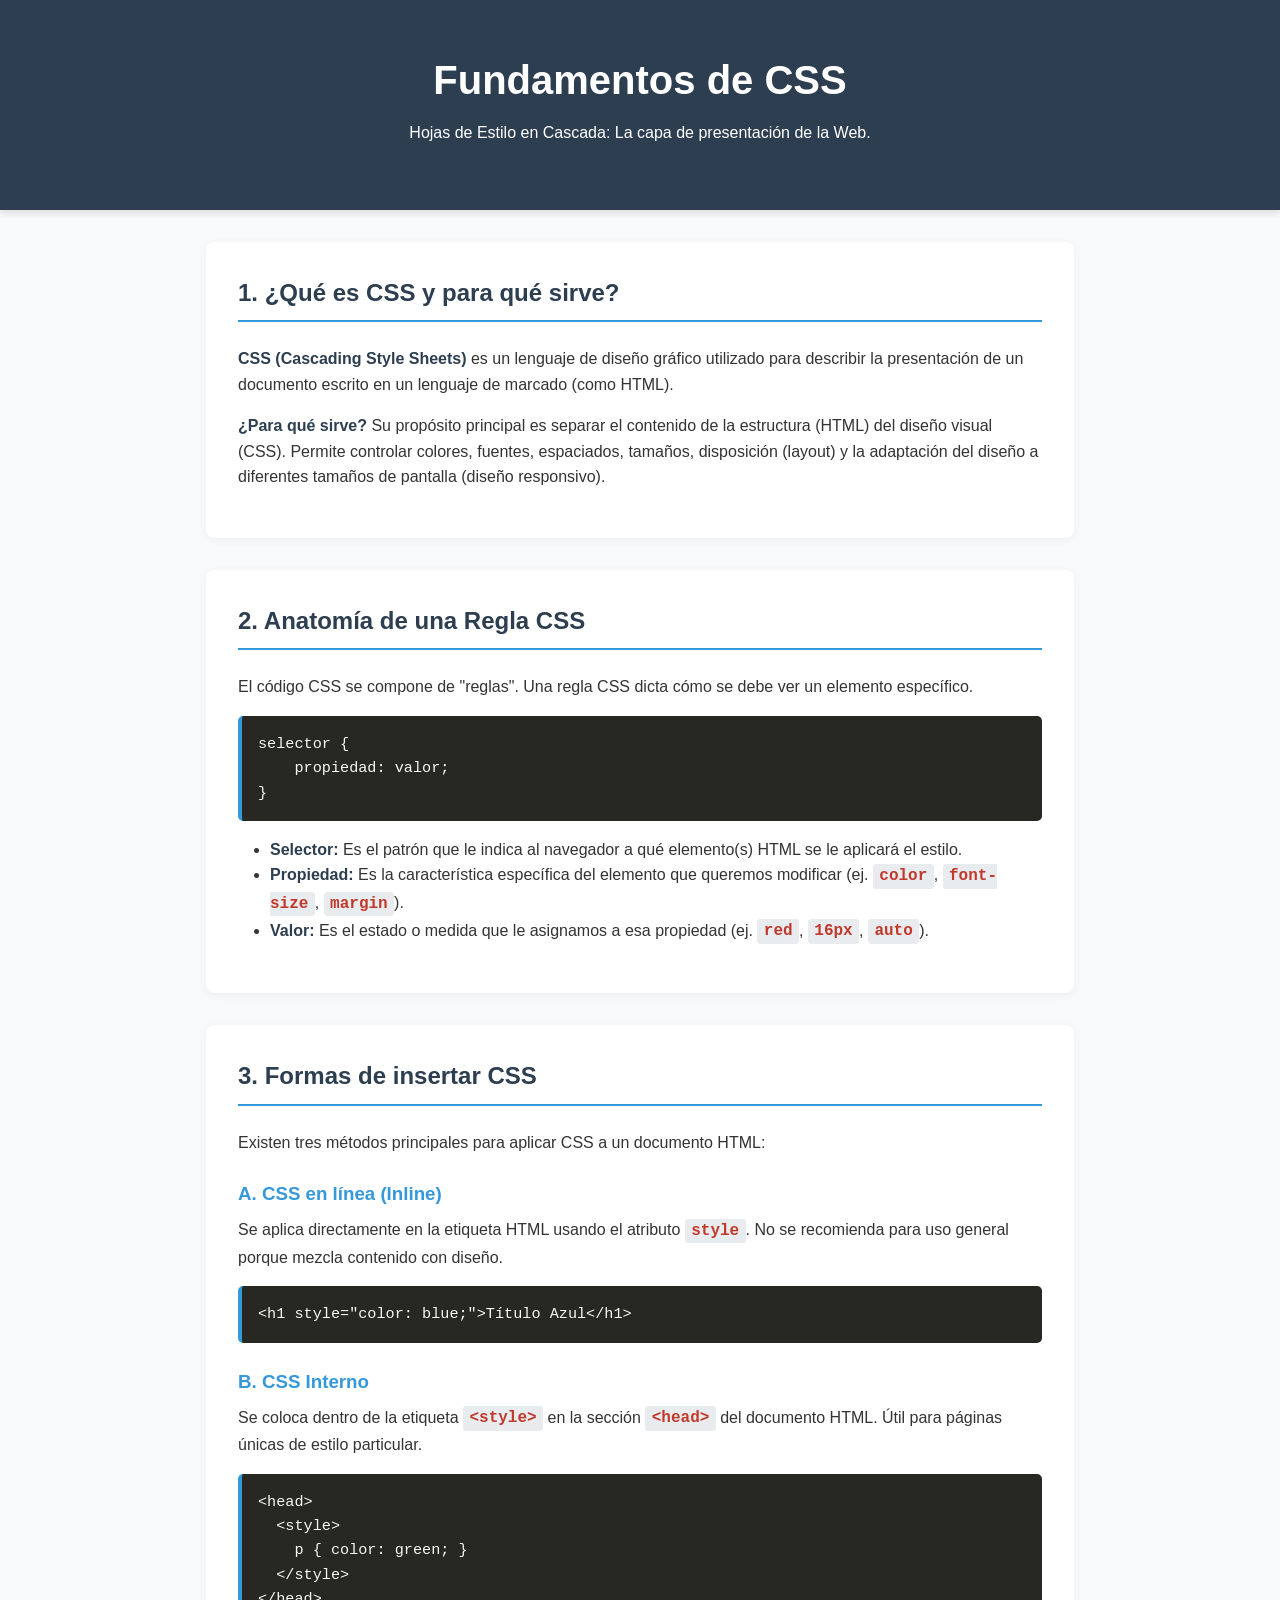
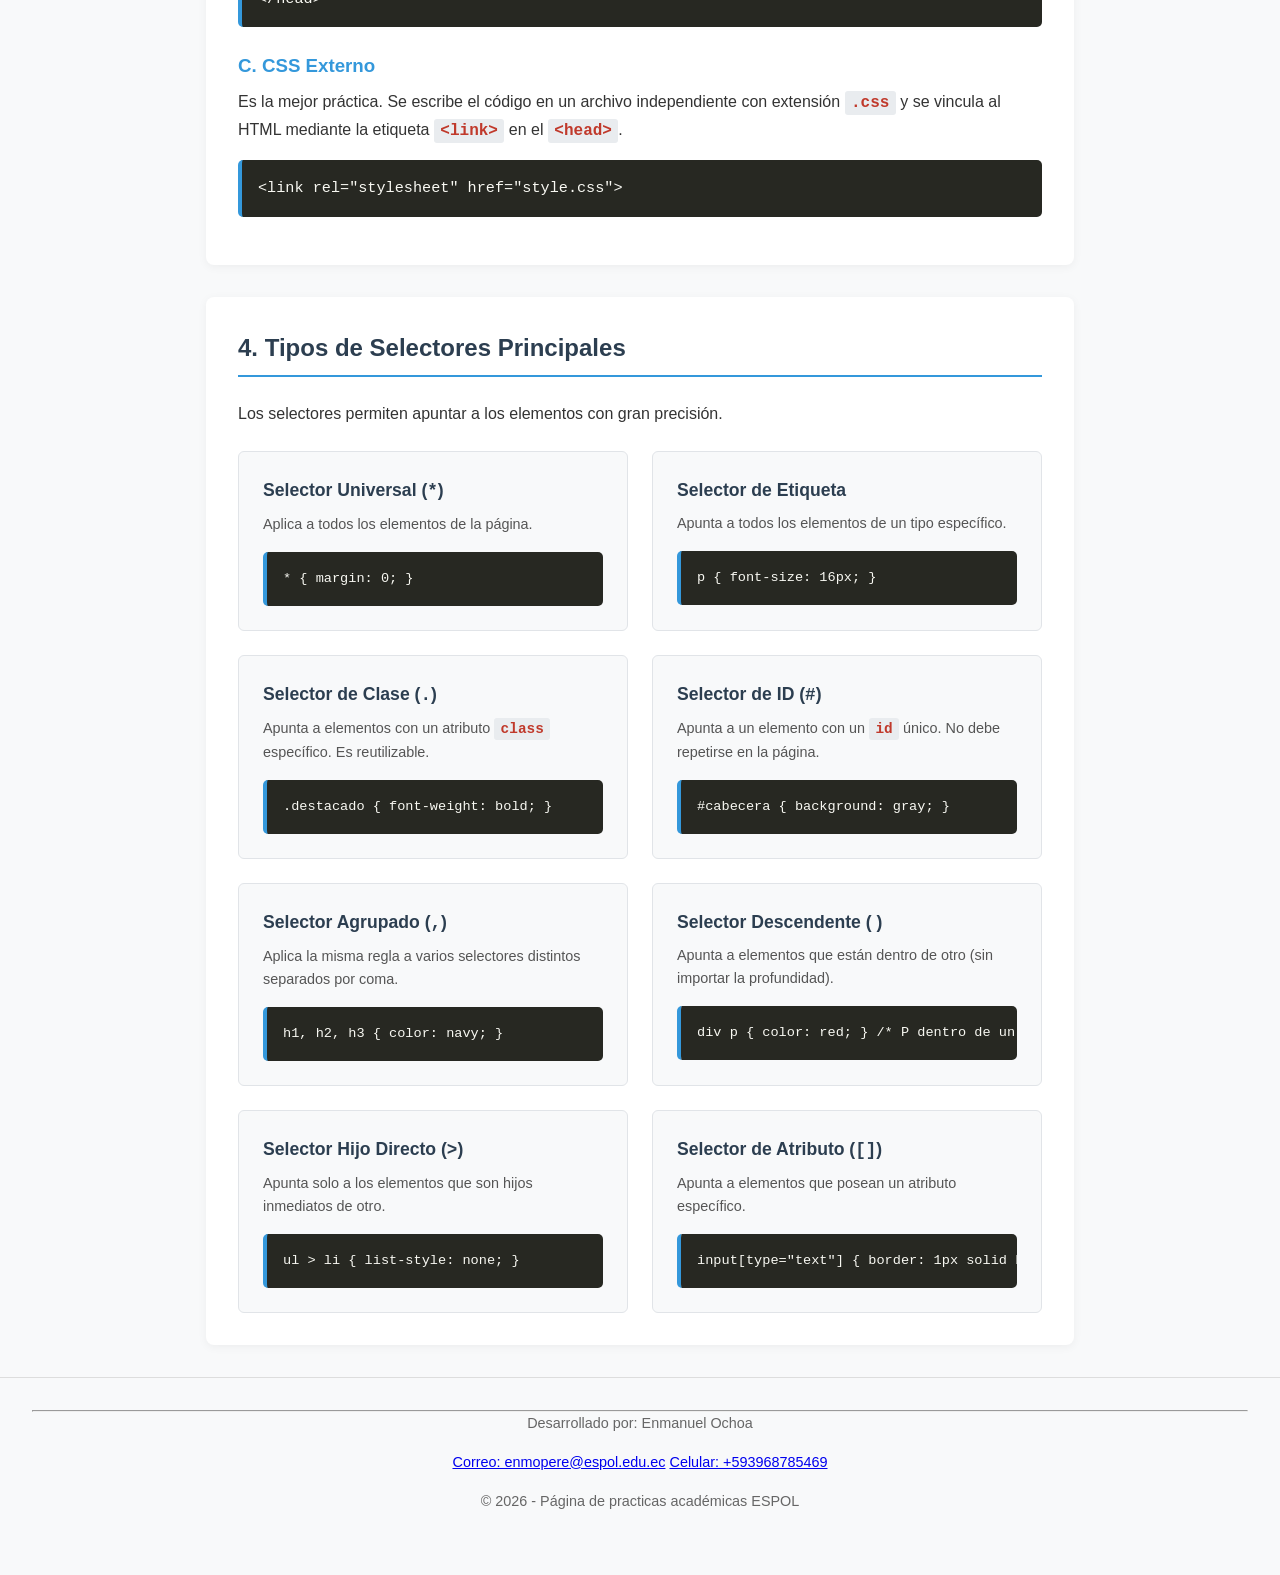
<file: pages/PracticaCss.html>
<!DOCTYPE html>
<html lang="es">
<head>
<!-- MetaData-->
<!-- Página principal de las practicas-->
<!-- ================ metadatos================== -->
	<meta charset="utf-8"><!-- La escritura de caracteres especiales áéíóú ñ-->
	<meta name="description" content="practicas-- html,css,ja"><!-- -->
	<meta name="keywords" content="HTM, CSS, JavaScript, Indice"><!-- -->
	<meta name="author" content="Xelula"><!-- -->
	<meta http-equiv="refresh" content="10"><!-- -->
	<meta name="viewport" content="width=device-width, initial-scale=1.0">
<!-- ================ Título e Iconos================== -->
	<!--Todas las paginas que desarrollemos en practica deberan tener titlo e iconos.-->
	<title>Practicas Enmanuel Ochoa: Indice</title>
	<link rel="icon" href="../img/Icon/brsrk.ico" type="image/x-icon">
    <link rel="stylesheet" href="../css/styleCss.css">
</head>
<body>

    <header>
        <h1>Fundamentos de CSS</h1>
        <p>Hojas de Estilo en Cascada: La capa de presentación de la Web.</p>
    </header>

    <main>
        <section id="que-es-css">
            <h2>1. ¿Qué es CSS y para qué sirve?</h2>
            <p><strong>CSS (Cascading Style Sheets)</strong> es un lenguaje de diseño gráfico utilizado para describir la presentación de un documento escrito en un lenguaje de marcado (como HTML).</p>
            <p><strong>¿Para qué sirve?</strong> Su propósito principal es separar el contenido de la estructura (HTML) del diseño visual (CSS). Permite controlar colores, fuentes, espaciados, tamaños, disposición (layout) y la adaptación del diseño a diferentes tamaños de pantalla (diseño responsivo).</p>
        </section>

        <section id="anatomia-regla">
            <h2>2. Anatomía de una Regla CSS</h2>
            <p>El código CSS se compone de "reglas". Una regla CSS dicta cómo se debe ver un elemento específico.</p>
            <div class="codigo-ejemplo">
<pre><code>selector {
    propiedad: valor;
}</code></pre>
            </div>
            <ul>
                <li><strong>Selector:</strong> Es el patrón que le indica al navegador a qué elemento(s) HTML se le aplicará el estilo.</li>
                <li><strong>Propiedad:</strong> Es la característica específica del elemento que queremos modificar (ej. <code>color</code>, <code>font-size</code>, <code>margin</code>).</li>
                <li><strong>Valor:</strong> Es el estado o medida que le asignamos a esa propiedad (ej. <code>red</code>, <code>16px</code>, <code>auto</code>).</li>
            </ul>
        </section>

        <section id="formas-insercion">
            <h2>3. Formas de insertar CSS</h2>
            <p>Existen tres métodos principales para aplicar CSS a un documento HTML:</p>
            
            <h3>A. CSS en línea (Inline)</h3>
            <p>Se aplica directamente en la etiqueta HTML usando el atributo <code>style</code>. No se recomienda para uso general porque mezcla contenido con diseño.</p>
            <pre><code>&lt;h1 style="color: blue;"&gt;Título Azul&lt;/h1&gt;</code></pre>

            <h3>B. CSS Interno</h3>
            <p>Se coloca dentro de la etiqueta <code>&lt;style&gt;</code> en la sección <code>&lt;head&gt;</code> del documento HTML. Útil para páginas únicas de estilo particular.</p>
            <pre><code>&lt;head&gt;
  &lt;style&gt;
    p { color: green; }
  &lt;/style&gt;
&lt;/head&gt;</code></pre>

            <h3>C. CSS Externo</h3>
            <p>Es la mejor práctica. Se escribe el código en un archivo independiente con extensión <code>.css</code> y se vincula al HTML mediante la etiqueta <code>&lt;link&gt;</code> en el <code>&lt;head&gt;</code>.</p>
            <pre><code>&lt;link rel="stylesheet" href="style.css"&gt;</code></pre>
        </section>

        <section id="tipos-selectores">
            <h2>4. Tipos de Selectores Principales</h2>
            <p>Los selectores permiten apuntar a los elementos con gran precisión.</p>

            <div class="selector-grid">
                <div class="selector-card">
                    <h4>Selector Universal (<code>*</code>)</h4>
                    <p>Aplica a todos los elementos de la página.</p>
                    <pre><code>* { margin: 0; }</code></pre>
                </div>

                <div class="selector-card">
                    <h4>Selector de Etiqueta</h4>
                    <p>Apunta a todos los elementos de un tipo específico.</p>
                    <pre><code>p { font-size: 16px; }</code></pre>
                </div>

                <div class="selector-card">
                    <h4>Selector de Clase (<code>.</code>)</h4>
                    <p>Apunta a elementos con un atributo <code>class</code> específico. Es reutilizable.</p>
                    <pre><code>.destacado { font-weight: bold; }</code></pre>
                </div>

                <div class="selector-card">
                    <h4>Selector de ID (<code>#</code>)</h4>
                    <p>Apunta a un elemento con un <code>id</code> único. No debe repetirse en la página.</p>
                    <pre><code>#cabecera { background: gray; }</code></pre>
                </div>

                <div class="selector-card">
                    <h4>Selector Agrupado (<code>,</code>)</h4>
                    <p>Aplica la misma regla a varios selectores distintos separados por coma.</p>
                    <pre><code>h1, h2, h3 { color: navy; }</code></pre>
                </div>

                <div class="selector-card">
                    <h4>Selector Descendente ( )</h4>
                    <p>Apunta a elementos que están dentro de otro (sin importar la profundidad).</p>
                    <pre><code>div p { color: red; } /* P dentro de un DIV */</code></pre>
                </div>

                <div class="selector-card">
                    <h4>Selector Hijo Directo (<code>&gt;</code>)</h4>
                    <p>Apunta solo a los elementos que son hijos inmediatos de otro.</p>
                    <pre><code>ul &gt; li { list-style: none; }</code></pre>
                </div>

                <div class="selector-card">
                    <h4>Selector de Atributo (<code>[]</code>)</h4>
                    <p>Apunta a elementos que posean un atributo específico.</p>
                    <pre><code>input[type="text"] { border: 1px solid black; }</code></pre>
                </div>
            </div>
        </section>
    </main>

<!-- ================ Pie de página ================== -->
<footer>
<hr>
<p>Desarrollado por: Enmanuel Ochoa</p>
<p>
<a href="mailto:enmopere@espol.edu.ec">Correo: enmopere@espol.edu.ec</a>
<a href="tel:+593968785469">Celular: +593968785469</a>
</p>
<p> © 2026 - Página de practicas académicas ESPOL</p>
</footer>
</body>
</html>
</file>
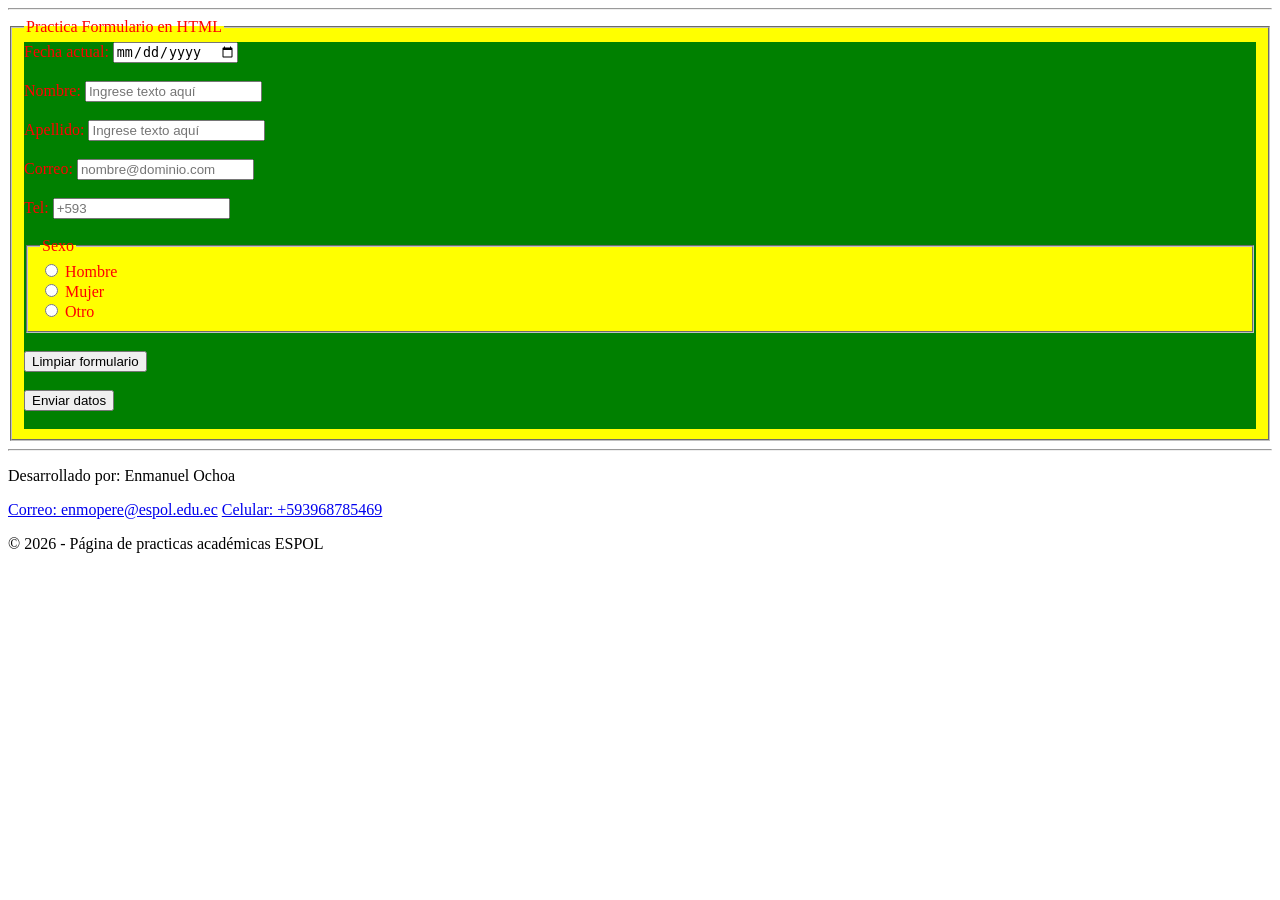
<file: pages/PracticaFormulario.html>
<!DOCTYPE html>
<html lang="es">
<head>
<!-- MetaData-->
<!-- Página principal de las practicas-->
<!-- ================ metadatos================== -->
	<meta charset="utf-8"><!-- La escritura de caracteres especiales áéíóú ñ-->
	<meta name="description" content="practicas-- html,css,controles,formulario"><!-- -->
	<meta name="keywords" content="HTM, CSS, JavaScript, Imagen"><!-- -->
	<meta name="author" content="Enmanuel"><!-- -->
	<!-- <meta http-equiv="refresh" content="10"><!-- -->
	<meta name="viewport" content="width=device-width, initial-scale=1.0">
<!-- ================ Título e Iconos================== -->
	<!--Todas las paginas que desarrollemos en practica deberan tener titlo e iconos.-->
	<title>Practica Formulario Enmanuel Ochoa</title>
	<link rel="icon" href="../img/icon/GodEye.ico" type="image/x-icon">
	<!-- <link rel="stylesheet" href="../css/style_reset.css"> -->
	<link rel="stylesheet" href="../css/styles.css">

</head>
<body>
<hr>

<fieldset>
<legend>Practica Formulario en HTML</legend>

<form  class="Campos">
<!-- Selector de fecha -->
<label for="date">Fecha actual:</label>
<input type="date" id="date" name="date"><br><br>

<!-- Campo de texto de una sola línea -->
<label for="text">Nombre:</label>
<input type="text" name="text" placeholder="Ingrese texto aquí"><br><br>

<!-- Campo de texto de una sola línea -->
<label for="text">Apellido:</label>
<input type="text" name="text" placeholder="Ingrese texto aquí"><br><br>

<!-- Campo para ingresar correo electrónico con validación -->
<label for="email">Correo:</label>
<input type="email" name="email" placeholder="nombre@dominio.com"><br><br>

<!-- Campo para números telefónicos -->
<label for="tel">Tel:</label>
<input type="tel" name="tel" placeholder="+593"><br><br>

<!-- Campo oculto:
     No es visible para el usuario pero envía datos al servidor -->
<input type="hidden" name="hidden" value="valor_oculto">

<!-- Radio buttons:
     Permiten seleccionar solo una opción -->
<fieldset>
<legend>Sexo </legend>

<!-- Opción única seleccionable -->
<label><input type="radio" name="opcion" value="r1"> Hombre</label><br>

<!-- Opción única seleccionable -->
<label><input type="radio" name="opcion" value="r2"> Mujer</label><br>

<!-- Opción única seleccionable -->
<label><input type="radio" name="opcion" value="r3"> Otro</label><br>

</fieldset><br>

<!-- Botón para limpiar todos los campos del formulario -->
<input type="reset" value="Limpiar formulario"><br><br>

<!-- Botón para enviar los datos del formulario -->
<input type="submit" value="Enviar datos"><br><br>

</form>
</fieldset>


<hr>
<!-- ================ Pie de página ================== -->
<footer>
<p>Desarrollado por: Enmanuel Ochoa</p>
<p>
<a href="mailto:enmopere@espol.edu.ec">Correo: enmopere@espol.edu.ec</a>
<a href="tel:+593968785469">Celular: +593968785469</a>
</p>
<p> © 2026 - Página de practicas académicas ESPOL</p>
</footer>
</body>
</file>
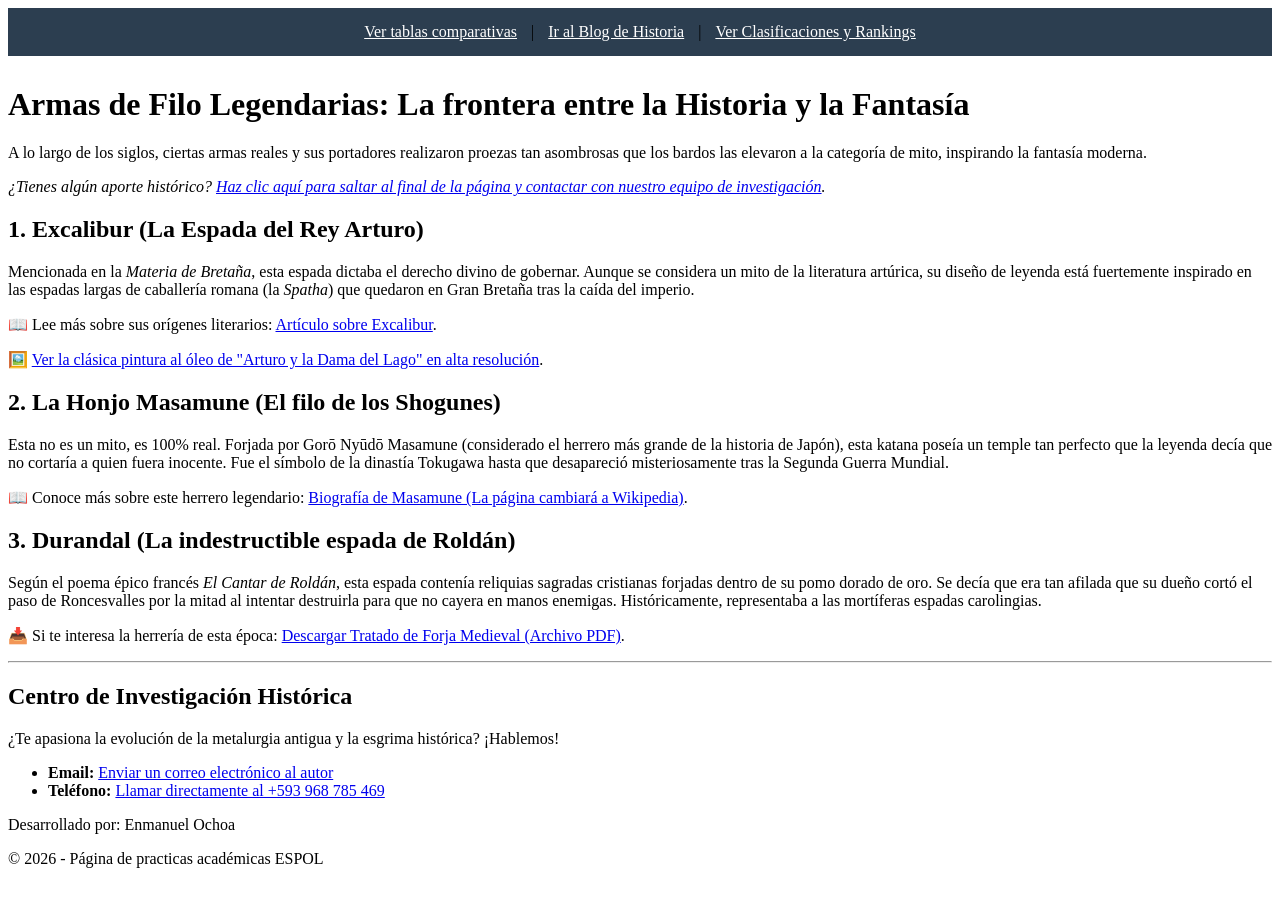
<file: pages/PracticaHipervinculos.html>
<!DOCTYPE html>
<html lang="es">
<head>
<!-- MetaData-->
<!-- Página principal de las practicas-->
<!-- ================ metadatos================== -->
	<meta charset="utf-8"><!-- La escritura de caracteres especiales áéíóú ñ-->
	<meta name="description" content="practicas-- html,css,ja"><!-- -->
	<meta name="keywords" content="HTM, CSS, JavaScript, Indice"><!-- -->
	<meta name="author" content="Xelula"><!-- -->
	<meta http-equiv="refresh" content="10"><!-- -->
	<meta name="viewport" content="width=device-width, initial-scale=1.0">
<!-- ================ Título e Iconos================== -->
	<!--Todas las paginas que desarrollemos en practica deberan tener titlo e iconos.-->
	<title>Practica Hipervinculos Enmanuel Ochoa: Indice</title>
	<link rel="icon" href="../img/Icon/blade.ico" type="image/x-icon">
</head>

<!-- 1. ENLACES INTERNOS: 3 Espacios reservados para que conectes con tus prácticas anteriores -->
  <nav style="background-color: #2c3e50; padding: 15px; text-align: center;">
    <a href="../pages/PracticaTablas.html" target="_blank" style="color: white; margin: 0 10px;">Ver tablas comparativas</a> |
    <a href="../pages/PracticaCopyPaste.html" target="_blank" style="color: white; margin: 0 10px;">Ir al Blog de Historia</a> |
    <a href="../pages/PracticaListas.html" target="_blank" style="color: white; margin: 0 10px;">Ver Clasificaciones y Rankings</a>
  </nav>

  <header style="margin-top: 30px;">
    <h1>Armas de Filo Legendarias: La frontera entre la Historia y la Fantasía</h1>
    <p>A lo largo de los siglos, ciertas armas reales y sus portadores realizaron proezas tan asombrosas que los bardos las elevaron a la categoría de mito, inspirando la fantasía moderna.</p>
    
    <!-- 3. ENLACE HACIA UNA SECCIÓN DE LA MISMA PÁGINA (Ancla) -->
    <p><em>¿Tienes algún aporte histórico? <a href="#contacto-expertos">Haz clic aquí para saltar al final de la página y contactar con nuestro equipo de investigación</a>.</em></p>
  </header>

  <main>
    <section>
      <h2>1. Excalibur (La Espada del Rey Arturo)</h2>
      <p>Mencionada en la <em>Materia de Bretaña</em>, esta espada dictaba el derecho divino de gobernar. Aunque se considera un mito de la literatura artúrica, su diseño de leyenda está fuertemente inspirado en las espadas largas de caballería romana (la <em>Spatha</em>) que quedaron en Gran Bretaña tras la caída del imperio.</p>
      
      <!-- 8. ENLACE EXTERNO QUE SE ABRE EN OTRA PESTAÑA (_blank) -->
      <p>📖 Lee más sobre sus orígenes literarios: <a href="https://es.wikipedia.org/wiki/Excalibur" target="_blank">Artículo sobre Excalibur</a>.</p>
      
      <!-- 4. ENLACE HACIA UNA IMAGEN -->
      <p>🖼️ <a href= "https://es.wikipedia.org/wiki/Archivo:The_Lady_of_the_Lake_by_Speed_Lancelot.jpg" target="_blank">Ver la clásica pintura al óleo de "Arturo y la Dama del Lago" en alta resolución</a>.</p>
    </section>

    <section>
      <h2>2. La Honjo Masamune (El filo de los Shogunes)</h2>
      <p>Esta no es un mito, es 100% real. Forjada por Gorō Nyūdō Masamune (considerado el herrero más grande de la historia de Japón), esta katana poseía un temple tan perfecto que la leyenda decía que no cortaría a quien fuera inocente. Fue el símbolo de la dinastía Tokugawa hasta que desapareció misteriosamente tras la Segunda Guerra Mundial.</p>
      
      <!-- 1 y 8. ENLACE EXTERNO QUE SE ABRE EN LA MISMA PESTAÑA (comportamiento por defecto) -->
      <p>📖 Conoce más sobre este herrero legendario: <a href="https://es.wikipedia.org/wiki/Masamune">Biografía de Masamune (La página cambiará a Wikipedia)</a>.</p>
    </section>

    <section>
      <h2>3. Durandal (La indestructible espada de Roldán)</h2>
      <p>Según el poema épico francés <em>El Cantar de Roldán</em>, esta espada contenía reliquias sagradas cristianas forjadas dentro de su pomo dorado de oro. Se decía que era tan afilada que su dueño cortó el paso de Roncesvalles por la mitad al intentar destruirla para que no cayera en manos enemigas. Históricamente, representaba a las mortíferas espadas carolingias.</p>
      
      <!-- 5. ENLACE HACIA UN ARCHIVO (Atributo download) -->
      <p>📥 Si te interesa la herrería de esta época: <a href="../docs/Forja_medieval.pdf" download>Descargar Tratado de Forja Medieval (Archivo PDF)</a>.</p>
    </section>
  </main>
<!-- ================ Pie de página ================== -->
<footer>
<hr>
<h2>Centro de Investigación Histórica</h2>
<p>¿Te apasiona la evolución de la metalurgia antigua y la esgrima histórica? ¡Hablemos!</p>
<ul>
<!-- 6. ENLACE HACIA CORREO ELECTRÓNICO (mailto) con asunto pre-llenado -->
    <li><strong>Email:</strong> <a href="mailto:enmopere@espol.edu.ec?subject=Aporte%20sobre%20armas%20legendarias">Enviar un correo electrónico al autor</a></li>
<!-- 7. ENLACE HACIA TELÉFONO (tel) -->
    <li><strong>Teléfono:</strong> <a href="tel:+593968785469">Llamar directamente al +593 968 785 469</a></li>
</ul>
<p>Desarrollado por: Enmanuel Ochoa</p>
<p> © 2026 - Página de practicas académicas ESPOL</p>
</footer>
</body>
</html>
</file>
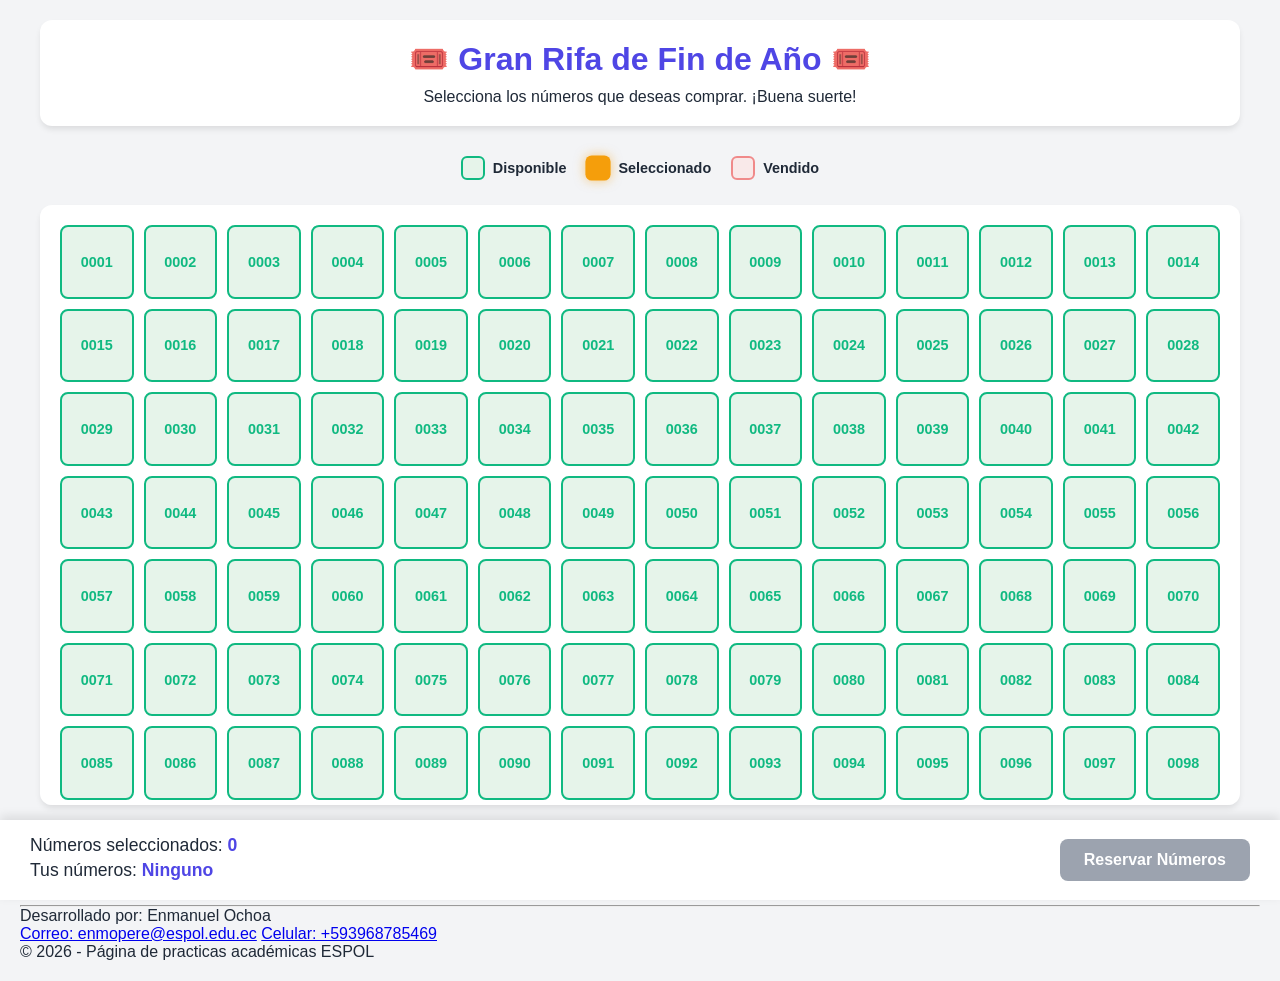
<file: pages/PracticaInteligenciaArtificial.html>
<!DOCTYPE html>
<html lang="es">
<head>
<!-- MetaData-->
<!-- Página principal de las practicas-->
<!-- ================ metadatos================== -->
	<meta charset="utf-8"><!-- La escritura de caracteres especiales áéíóú ñ-->
	<meta name="description" content="practicas-- html,css,controles"><!-- -->
	<meta name="keywords" content="HTM, CSS, JavaScript, Imagen"><!-- -->
	<meta name="author" content="Enmanuel"><!-- -->
	<!-- <meta http-equiv="refresh" content="10 -->
	<meta name="viewport" content="width=device-width, initial-scale=1.0">
<!-- ================ Título e Iconos================== -->
	<!--Todas las paginas que desarrollemos en practica deberan tener titlo e iconos.-->
    <title>Practia Inteligencia Artificial Enmanuel Ochoa:  Gran Rifa Interactiva</title>
    <!-- La IA se lo avienta todo al mismo documento.-->
    <style>
        :root {
            --primary-color: #4f46e5;
            --available-color: #10b981;
            --selected-color: #f59e0b;
            --sold-color: #ef4444;
            --background-color: #f3f4f6;
            --card-background: #ffffff;
            --text-color: #1f2937;
        }

        * {
            box-sizing: border-box;
            margin: 0;
            padding: 0;
            font-family: 'Segoe UI', Tahoma, Geneva, Verdana, sans-serif;
        }

        body {
            background-color: var(--background-color);
            color: var(--text-color);
            padding: 20px;
        }

        .container {
            max-width: 1200px;
            margin: 0 auto;
        }

        header {
            text-align: center;
            margin-bottom: 30px;
            padding: 20px;
            background: var(--card-background);
            border-radius: 12px;
            box-shadow: 0 4px 6px -1px rgba(0, 0, 0, 0.1);
        }

        header h1 {
            color: var(--primary-color);
            margin-bottom: 10px;
        }

        /* Leyenda de estados */
        .legend {
            display: flex;
            justify-content: center;
            gap: 20px;
            margin-bottom: 25px;
            flex-wrap: wrap;
        }

        .legend-item {
            display: flex;
            align-items: center;
            gap: 8px;
            font-weight: 600;
            font-size: 0.9rem;
        }

        .box-sample {
            width: 24px;
            height: 24px;
            border-radius: 6px;
        }

        /* Cuadrícula de números */
        .numbers-grid {
            display: grid;
            grid-template-columns: repeat(auto-fill, minmax(70px, 1fr));
            gap: 10px;
            background: var(--card-background);
            padding: 20px;
            border-radius: 12px;
            box-shadow: 0 4px 6px -1px rgba(0, 0, 0, 0.1);
            max-height: 600px;
            overflow-y: auto;
        }

        .number-node {
            aspect-ratio: 1;
            display: flex;
            align-items: center;
            justify-content: center;
            font-weight: bold;
            font-size: 0.9rem;
            border-radius: 8px;
            cursor: pointer;
            transition: all 0.2s ease;
            user-select: none;
            border: 2px solid transparent;
        }

        /* Clases de estado */
        .available {
            background-color: #e6f4ea;
            color: var(--available-color);
            border-color: var(--available-color);
        }

        .available:hover {
            background-color: var(--available-color);
            color: white;
            transform: scale(1.05);
        }

        .selected {
            background-color: var(--selected-color);
            color: white;
            transform: scale(1.05);
            box-shadow: 0 0 10px rgba(245, 158, 11, 0.5);
        }

        .sold {
            background-color: #fee2e2;
            color: var(--sold-color);
            border-color: var(--sold-color);
            cursor: not-allowed;
            opacity: 0.6;
        }

        /* Barra fija inferior de resumen */
        .checkout-bar {
            position: fixed;
            bottom: 0;
            left: 0;
            right: 0;
            background: var(--card-background);
            box-shadow: 0 -4px 10px rgba(0,0,0,0.1);
            padding: 15px 30px;
            display: flex;
            justify-content: space-between;
            align-items: center;
            z-index: 100;
        }

        .checkout-info p {
            font-size: 1.1rem;
            margin-bottom: 4px;
        }

        .checkout-info span {
            font-weight: bold;
            color: var(--primary-color);
        }

        .btn-reserve {
            background-color: var(--primary-color);
            color: white;
            border: none;
            padding: 12px 24px;
            font-size: 1rem;
            font-weight: bold;
            border-radius: 8px;
            cursor: pointer;
            transition: background 0.2s;
        }

        .btn-reserve:hover {
            background-color: #4338ca;
        }

        .btn-reserve:disabled {
            background-color: #9ca3af;
            cursor: not-allowed;
        }

        /* Margen extra al final para que la barra no tape los números */
        .spacer {
            height: 100px;
        }
    </style>
</head>
<body>

<div class="container">
    <header>
        <h1>🎟️ Gran Rifa de Fin de Año 🎟️</h1>
        <p>Selecciona los números que deseas comprar. ¡Buena suerte!</p>
    </header>

    <div class="legend">
        <div class="legend-item">
            <div class="box-sample available" style="border: 2px solid var(--available-color)"></div>
            <span>Disponible</span>
        </div>
        <div class="legend-item">
            <div class="box-sample selected"></div>
            <span>Seleccionado</span>
        </div>
        <div class="legend-item">
            <div class="box-sample sold" style="border: 2px solid var(--sold-color)"></div>
            <span>Vendido</span>
        </div>
    </div>

    <div class="numbers-grid" id="grid-container"></div>

    <div class="spacer"></div>
</div>

<div class="checkout-bar">
    <div class="checkout-info">
        <p>Números seleccionados: <span id="selected-count">0</span></p>
        <p>Tus números: <span id="selected-list">Ninguno</span></p>
    </div>
    <button class="btn-reserve" id="btn-submit" disabled>Reservar Números</button>
</div>

<script>
    const TOTAL_NUMBERS = 1000;
    const gridContainer = document.getElementById('grid-container');
    const selectedCountEl = document.getElementById('selected-count');
    const selectedListEl = document.getElementById('selected-list');
    const btnSubmit = document.getElementById('btn-submit');

    let selectedNumbers = [];

    // --- Simulación de números ya vendidos ---
    // En un entorno real, estos números vendrían de una Base de Datos.
    // Aquí bloquearemos algunos números de ejemplo de manera aleatoria.
    const soldNumbers = new Set();

    // --- Generación de los 1000 números ---
    for (let i = 1; i <= TOTAL_NUMBERS; i++) {
        // Formatear número con ceros a la izquierda (ej: 0001, 0025, 0350, 1000)
        const formattedNumber = String(i).padStart(4, '0');
        
        const numberBox = document.createElement('div');
        numberBox.classList.add('number-node');
        numberBox.innerText = formattedNumber;

        if (soldNumbers.has(i)) {
            numberBox.classList.add('sold');
        } else {
            numberBox.classList.add('available');
            // Evento de clic para seleccionar/deseleccionar
            numberBox.addEventListener('click', () => toggleNumber(formattedNumber, numberBox));
        }

        gridContainer.appendChild(numberBox);
    }

    // --- Lógica de selección ---
    function toggleNumber(number, element) {
        if (selectedNumbers.includes(number)) {
            // Deseleccionar
            selectedNumbers = selectedNumbers.filter(n => n !== number);
            element.classList.remove('selected');
            element.classList.add('available');
        } else {
            // Seleccionar
            selectedNumbers.push(number);
            element.classList.remove('available');
            element.classList.add('selected');
        }
        
        // Ordenar la lista para mostrarla bonita
        selectedNumbers.sort();
        updateCheckoutBar();
    }

    // --- Actualizar Interfaz Inferior ---
    function updateCheckoutBar() {
        selectedCountEl.innerText = selectedNumbers.length;
        
        if (selectedNumbers.length > 0) {
            selectedListEl.innerText = selectedNumbers.join(', ');
            btnSubmit.disabled = false;
        } else {
            selectedListEl.innerText = "Ninguno";
            btnSubmit.disabled = true;
        }
    }

    // --- Acción del botón Reservar ---
    btnSubmit.addEventListener('click', () => {
        alert(`¡Perfecto! Has reservado los siguientes números:\n${selectedNumbers.join(', ')}\n\nAquí puedes conectar esto con un formulario de WhatsApp o pasarela de pago.`);
    });
</script>

<hr>
<!-- ================ Pie de página ================== -->
<footer>
<p>Desarrollado por: Enmanuel Ochoa</p>
<p>
<a href="mailto:enmopere@espol.edu.ec">Correo: enmopere@espol.edu.ec</a>
<a href="tel:+593968785469">Celular: +593968785469</a>
</p>
<p> © 2026 - Página de practicas académicas ESPOL</p>
</footer>
</body>
</html>
</file>
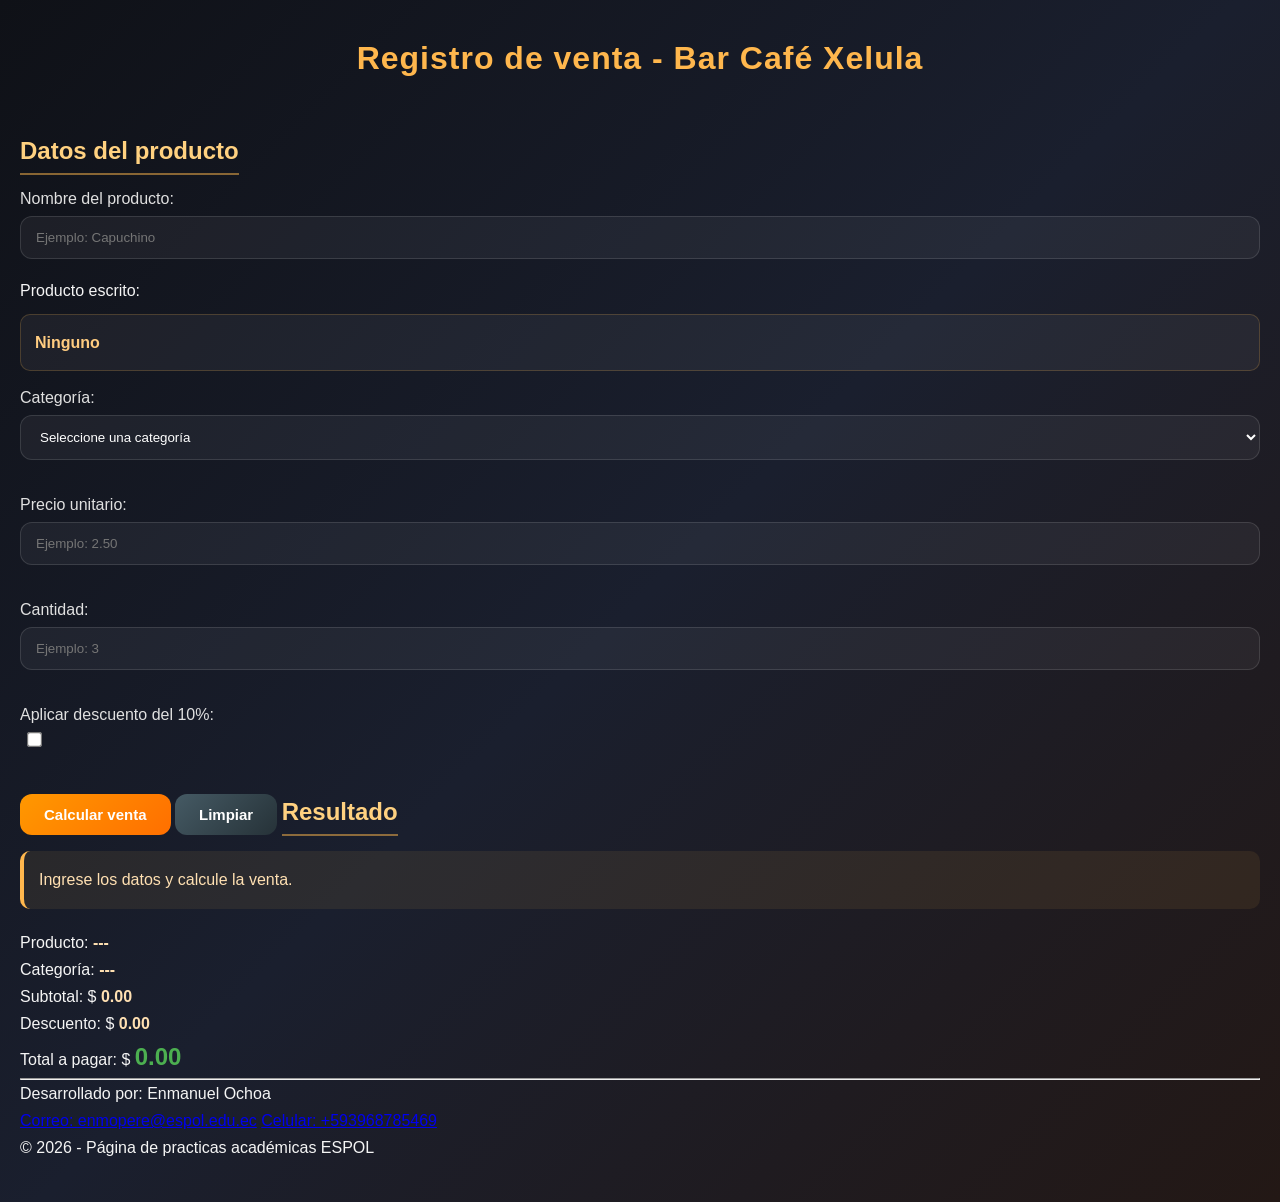
<file: pages/PracticaJavaScript.html>
<!DOCTYPE html>
<html lang="es">
<head>
<!-- MetaData-->
<!-- Página principal de las practicas-->
<!-- ================ metadatos================== -->
	<meta charset="utf-8"><!-- La escritura de caracteres especiales áéíóú ñ-->
	<meta name="description" content="practicas-- html,css,controles"><!-- -->
	<meta name="keywords" content="HTM, CSS, JavaScript, Imagen"><!-- -->
	<meta name="author" content="Enmanuel"><!-- -->
	<!-- <meta http-equiv="refresh" content="10"><!-- -->
	<meta name="viewport" content="width=device-width, initial-scale=1.0">
<!-- ================ Título e Iconos================== -->
	<!--Todas las paginas que desarrollemos en practica deberan tener titlo e iconos.-->
	<title>Practica JavaScript Enmanuel Ochoa</title>
	<!-- <link rel="icon" href="../img/icon/GodEye.ico" type="image/x-icon"> -->
	<link rel="stylesheet" href="../css/styleJs.css">
</head>


<body>
<!-- Título principal de la página -->
<h1>Registro de venta - Bar Café Xelula</h1>

<!-- Sección de ingreso de datos del producto -->
<h2>Datos del producto</h2>

<!-- Campo para escribir el nombre del producto -->
<label for="producto">Nombre del producto:</label>
<input type="text" id="producto" placeholder="Ejemplo: Capuchino">

<!-- Muestra en tiempo real el nombre del producto ingresado -->
<p>
    Producto escrito:
    <span id="vistaProducto">Ninguno</span>
</p>

<br>

<!-- Lista desplegable para seleccionar la categoría del producto -->
<label for="categoria">Categoría:</label>
<select id="categoria">

    <!-- Opción por defecto -->
    <option value="">Seleccione una categoría</option>

    <!-- Categorías disponibles -->
    <option value="Café">Café</option>
    <option value="Bebida fría">Bebida fría</option>
    <option value="Postre">Postre</option>
    <option value="Snack">Snack</option>

</select>

<br><br>

<!-- Campo para ingresar el precio unitario -->
<label for="precio">Precio unitario:</label>
<input type="number" id="precio" placeholder="Ejemplo: 2.50">

<br><br>

<!-- Campo para ingresar la cantidad de productos vendidos -->
<label for="cantidad">Cantidad:</label>
<input type="number" id="cantidad" placeholder="Ejemplo: 3">

<br><br>

<!-- Casilla para aplicar un descuento del 10% -->
<label for="descuento">Aplicar descuento del 10%:</label>
<input type="checkbox" id="descuento">

<br><br>

<!-- Botón que ejecutará el cálculo de la venta -->
<button id="btnCalcular">Calcular venta</button>

<!-- Botón que limpiará todos los campos y resultados -->
<button id="btnLimpiar">Limpiar</button>

<!-- Sección donde se mostrarán los resultados -->
<h2>Resultado</h2>

<!-- Mensaje informativo para el usuario -->
<p id="mensaje">
    Ingrese los datos y calcule la venta.
</p>

<!-- Muestra el nombre del producto calculado -->
<p>
    Producto:
    <span id="resultadoProducto">---</span>
</p>

<!-- Muestra la categoría seleccionada -->
<p>
    Categoría:
    <span id="resultadoCategoria">---</span>
</p>

<!-- Muestra el subtotal (precio × cantidad) -->
<p>
    Subtotal: $
    <span id="resultadoSubtotal">0.00</span>
</p>

<!-- Muestra el valor descontado -->
<p>
    Descuento: $
    <span id="resultadoDescuento">0.00</span>
</p>

<!-- Muestra el total final a pagar -->
<p>
    Total a pagar: $
    <span id="resultadoTotal">0.00</span>
</p>

<hr>
<!-- ================ Pie de página ================== -->
<footer>
<p>Desarrollado por: Enmanuel Ochoa</p>
<p>
<a href="mailto:enmopere@espol.edu.ec">Correo: enmopere@espol.edu.ec</a>
<a href="tel:+593968785469">Celular: +593968785469</a>
</p>
<p> © 2026 - Página de practicas académicas ESPOL</p>
</footer>
</body>
</file>
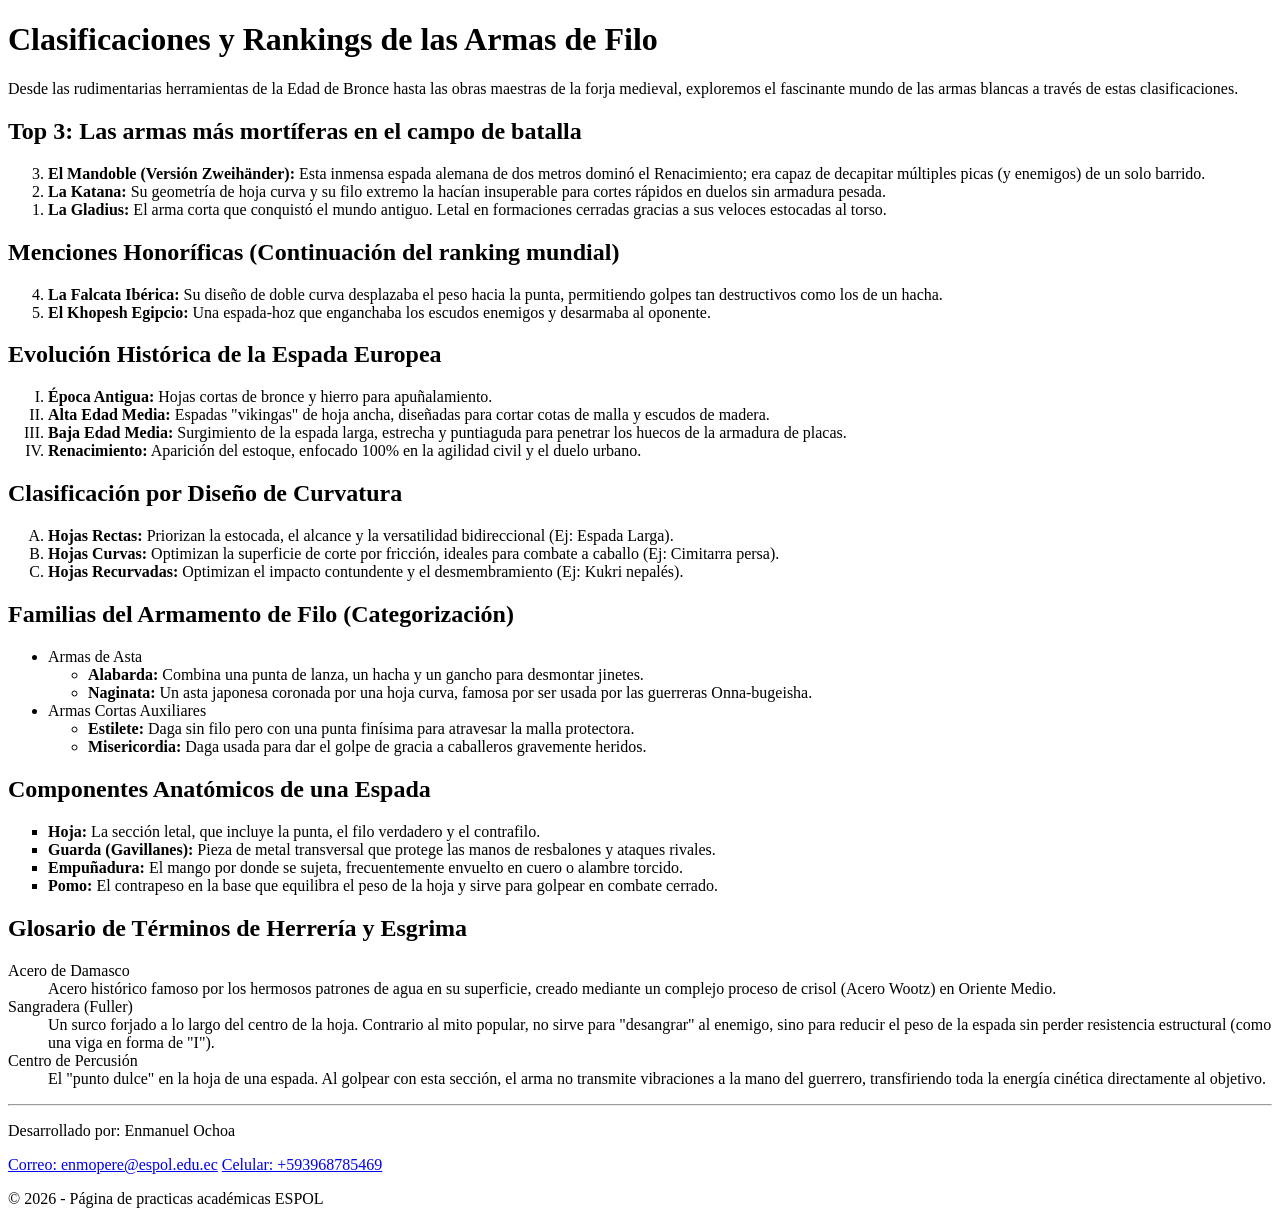
<file: pages/PracticaListas.html>
<!DOCTYPE html>
<html lang="es">
<head>
<!-- MetaData-->
<!-- Página principal de las practicas-->
<!-- ================ metadatos================== -->
	<meta charset="utf-8"><!-- La escritura de caracteres especiales áéíóú ñ-->
	<meta name="description" content="practicas-- html,css,ja"><!-- -->
	<meta name="keywords" content="HTM, CSS, JavaScript, Imagen"><!-- -->
	<meta name="author" content="Enmanuel"><!-- -->
	<!-- <meta http-equiv="refresh" content="10"> -->
	<meta name="viewport" content="width=device-width, initial-scale=1.0"> 
	<!-- ================ Título e Iconos================== -->
	<!--Todas las paginas que desarrollemos en practica deberan tener titlo e iconos.-->
	<title>Practicas Listas Enmanuel Ochoa</title>
	<link rel="icon" href="../img/Icon/blade.ico" type="image/x-icon">

</head>
<body>

  <h1>Clasificaciones y Rankings de las Armas de Filo</h1>
  <p>Desde las rudimentarias herramientas de la Edad de Bronce hasta las obras maestras de la forja medieval, exploremos el fascinante mundo de las armas blancas a través de estas clasificaciones.</p>

  <h2>Top 3: Las armas más mortíferas en el campo de batalla</h2>
  <ol reversed>
    <li><strong>El Mandoble (Versión Zweihänder):</strong> Esta inmensa espada alemana de dos metros dominó el Renacimiento; era capaz de decapitar múltiples picas (y enemigos) de un solo barrido.</li>
    <li><strong>La Katana:</strong> Su geometría de hoja curva y su filo extremo la hacían insuperable para cortes rápidos en duelos sin armadura pesada.</li>
    <li><strong>La Gladius:</strong> El arma corta que conquistó el mundo antiguo. Letal en formaciones cerradas gracias a sus veloces estocadas al torso.</li>
  </ol>

  <h2>Menciones Honoríficas (Continuación del ranking mundial)</h2>
  <ol start="4">
    <li><strong>La Falcata Ibérica:</strong> Su diseño de doble curva desplazaba el peso hacia la punta, permitiendo golpes tan destructivos como los de un hacha.</li>
    <li><strong>El Khopesh Egipcio:</strong> Una espada-hoz que enganchaba los escudos enemigos y desarmaba al oponente.</li>
  </ol>

  <h2>Evolución Histórica de la Espada Europea</h2>
  <ol type="I">
    <li><strong>Época Antigua:</strong> Hojas cortas de bronce y hierro para apuñalamiento.</li>
    <li><strong>Alta Edad Media:</strong> Espadas "vikingas" de hoja ancha, diseñadas para cortar cotas de malla y escudos de madera.</li>
    <li><strong>Baja Edad Media:</strong> Surgimiento de la espada larga, estrecha y puntiaguda para penetrar los huecos de la armadura de placas.</li>
    <li><strong>Renacimiento:</strong> Aparición del estoque, enfocado 100% en la agilidad civil y el duelo urbano.</li>
  </ol>

  <h2>Clasificación por Diseño de Curvatura</h2>
  <ol type="A">
    <li><strong>Hojas Rectas:</strong> Priorizan la estocada, el alcance y la versatilidad bidireccional (Ej: Espada Larga).</li>
    <li><strong>Hojas Curvas:</strong> Optimizan la superficie de corte por fricción, ideales para combate a caballo (Ej: Cimitarra persa).</li>
    <li><strong>Hojas Recurvadas:</strong> Optimizan el impacto contundente y el desmembramiento (Ej: Kukri nepalés).</li>
  </ol>

  <h2>Familias del Armamento de Filo (Categorización)</h2>
  <ul>
    <li>Armas de Asta
      <ul>
        <li><strong>Alabarda:</strong> Combina una punta de lanza, un hacha y un gancho para desmontar jinetes.</li>
        <li><strong>Naginata:</strong> Un asta japonesa coronada por una hoja curva, famosa por ser usada por las guerreras Onna-bugeisha.</li>
      </ul>
    </li>
    <li>Armas Cortas Auxiliares
      <ul>
        <li><strong>Estilete:</strong> Daga sin filo pero con una punta finísima para atravesar la malla protectora.</li>
        <li><strong>Misericordia:</strong> Daga usada para dar el golpe de gracia a caballeros gravemente heridos.</li>
      </ul>
    </li>
  </ul>

  <h2>Componentes Anatómicos de una Espada</h2>
  <ul style="list-style-type: square;">
    <li><strong>Hoja:</strong> La sección letal, que incluye la punta, el filo verdadero y el contrafilo.</li>
    <li><strong>Guarda (Gavillanes):</strong> Pieza de metal transversal que protege las manos de resbalones y ataques rivales.</li>
    <li><strong>Empuñadura:</strong> El mango por donde se sujeta, frecuentemente envuelto en cuero o alambre torcido.</li>
    <li><strong>Pomo:</strong> El contrapeso en la base que equilibra el peso de la hoja y sirve para golpear en combate cerrado.</li>
  </ul>

  <h2>Glosario de Términos de Herrería y Esgrima</h2>
  <dl>
    <dt>Acero de Damasco</dt>
    <dd>Acero histórico famoso por los hermosos patrones de agua en su superficie, creado mediante un complejo proceso de crisol (Acero Wootz) en Oriente Medio.</dd>
    
    <dt>Sangradera (Fuller)</dt>
    <dd>Un surco forjado a lo largo del centro de la hoja. Contrario al mito popular, no sirve para "desangrar" al enemigo, sino para reducir el peso de la espada sin perder resistencia estructural (como una viga en forma de "I").</dd>
    
    <dt>Centro de Percusión</dt>
    <dd>El "punto dulce" en la hoja de una espada. Al golpear con esta sección, el arma no transmite vibraciones a la mano del guerrero, transfiriendo toda la energía cinética directamente al objetivo.</dd>
  </dl>

<!-- ================ Pie de página ================== -->
<footer>
<hr>
<p>Desarrollado por: Enmanuel Ochoa</p>
<p>
<a href="mailto:enmopere@espol.edu.ec">Correo: enmopere@espol.edu.ec</a>
<a href="tel:+593968785469">Celular: +593968785469</a>
</p>
<p> © 2026 - Página de practicas académicas ESPOL</p>
</footer>

</body>
</html>
</file>
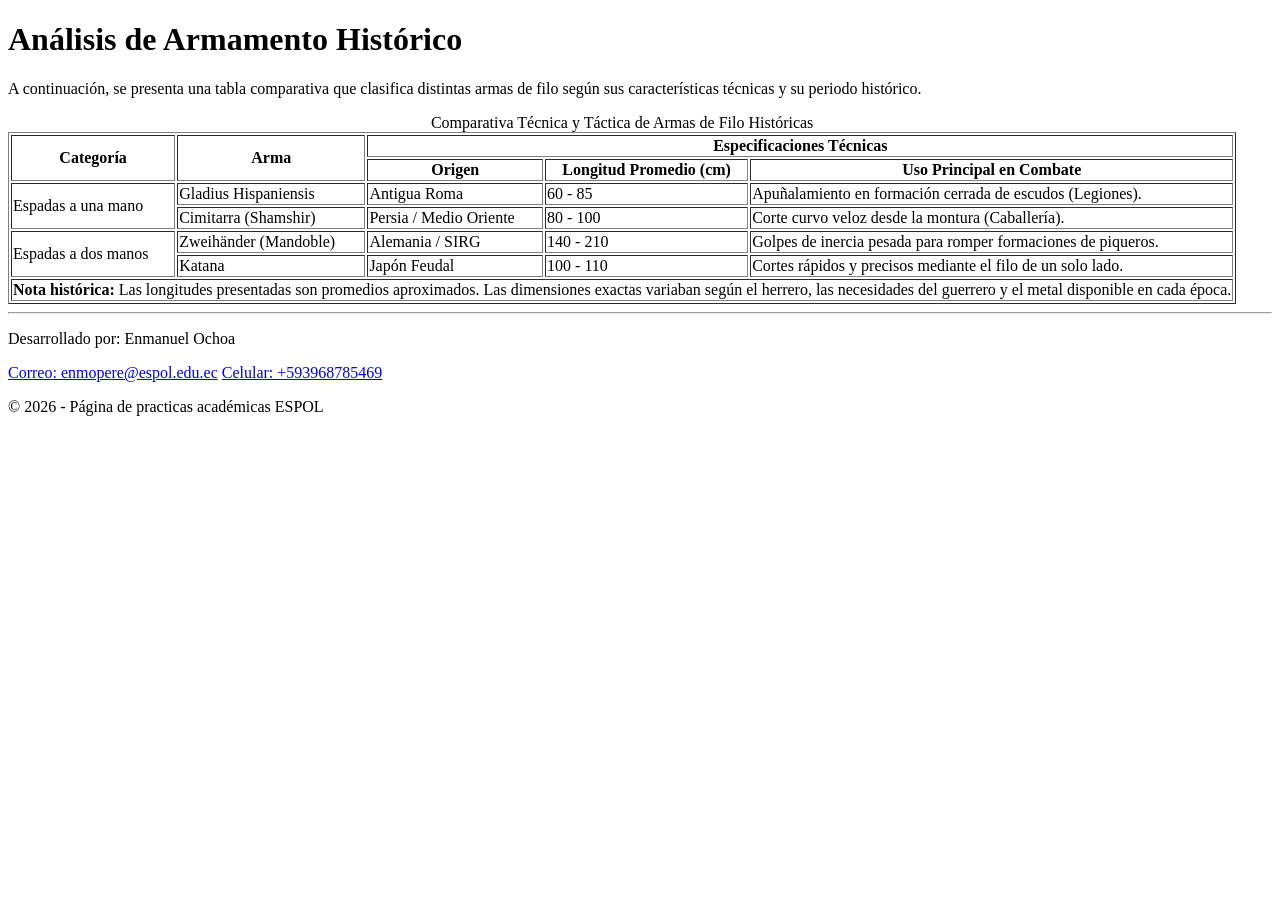
<file: pages/PracticaTablas.html>
<!DOCTYPE html>
<html lang="es">
<head>
<!-- MetaData-->
<!-- Página principal de las practicas-->
<!-- ================ metadatos================== -->
	<meta charset="utf-8"><!-- La escritura de caracteres especiales áéíóú ñ-->
	<meta name="description" content="practicas-- html,css,ja"><!-- -->
	<meta name="keywords" content="HTM, CSS, JavaScript, Indice"><!-- -->
	<meta name="author" content="Xelula"><!-- -->
	<meta http-equiv="refresh" content="10"><!-- -->
	<meta name="viewport" content="width=device-width, initial-scale=1.0">
<!-- ================ Título e Iconos================== -->
	<!--Todas las paginas que desarrollemos en practica deberan tener titlo e iconos.-->
	<title>Practica Tablas Enmanuel Ochoa: Indice</title>
	<link rel="icon" href="../img/Icon/blade.ico" type="image/x-icon">
</head>

<body>
  <h1>Análisis de Armamento Histórico</h1>
  <p>A continuación, se presenta una tabla comparativa que clasifica distintas armas de filo según sus características técnicas y su periodo histórico.</p>

  <table border="1">
    
    <caption>Comparativa Técnica y Táctica de Armas de Filo Históricas</caption>

    <thead>
      <tr>
        <th rowspan="2">Categoría</th>
        <th rowspan="2">Arma</th>
        <th colspan="3">Especificaciones Técnicas</th>
      </tr>
      <tr>
        <th>Origen</th>
        <th>Longitud Promedio (cm)</th>
        <th>Uso Principal en Combate</th>
      </tr>
    </thead>

    <tbody>
      <tr>
        <td rowspan="2">Espadas a una mano</td>
        <td>Gladius Hispaniensis</td>
        <td>Antigua Roma</td>
        <td>60 - 85</td>
        <td>Apuñalamiento en formación cerrada de escudos (Legiones).</td>
      </tr>
      <tr>
        <td>Cimitarra (Shamshir)</td>
        <td>Persia / Medio Oriente</td>
        <td>80 - 100</td>
        <td>Corte curvo veloz desde la montura (Caballería).</td>
      </tr>

      <tr>
        <td rowspan="2">Espadas a dos manos</td>
        <td>Zweihänder (Mandoble)</td>
        <td>Alemania / SIRG</td>
        <td>140 - 210</td>
        <td>Golpes de inercia pesada para romper formaciones de piqueros.</td>
      </tr>
      <tr>
        <td>Katana</td>
        <td>Japón Feudal</td>
        <td>100 - 110</td>
        <td>Cortes rápidos y precisos mediante el filo de un solo lado.</td>
      </tr>
    </tbody>

    <tfoot>
      <tr>
        <td colspan="5">
          <strong>Nota histórica:</strong> Las longitudes presentadas son promedios aproximados. Las dimensiones exactas variaban según el herrero, las necesidades del guerrero y el metal disponible en cada época.
        </td>
      </tr>
    </tfoot>

  </table>
    
<!-- ================ Pie de página ================== -->
<footer>
<hr><p>Desarrollado por: Enmanuel Ochoa</p>
<p>
<a href="mailto:enmopere@espol.edu.ec">Correo: enmopere@espol.edu.ec</a>
<a href="tel:+593968785469">Celular: +593968785469</a>
</p>
<p> © 2026 - Página de practicas académicas ESPOL</p>
</footer>
</body>
</html>
</file>
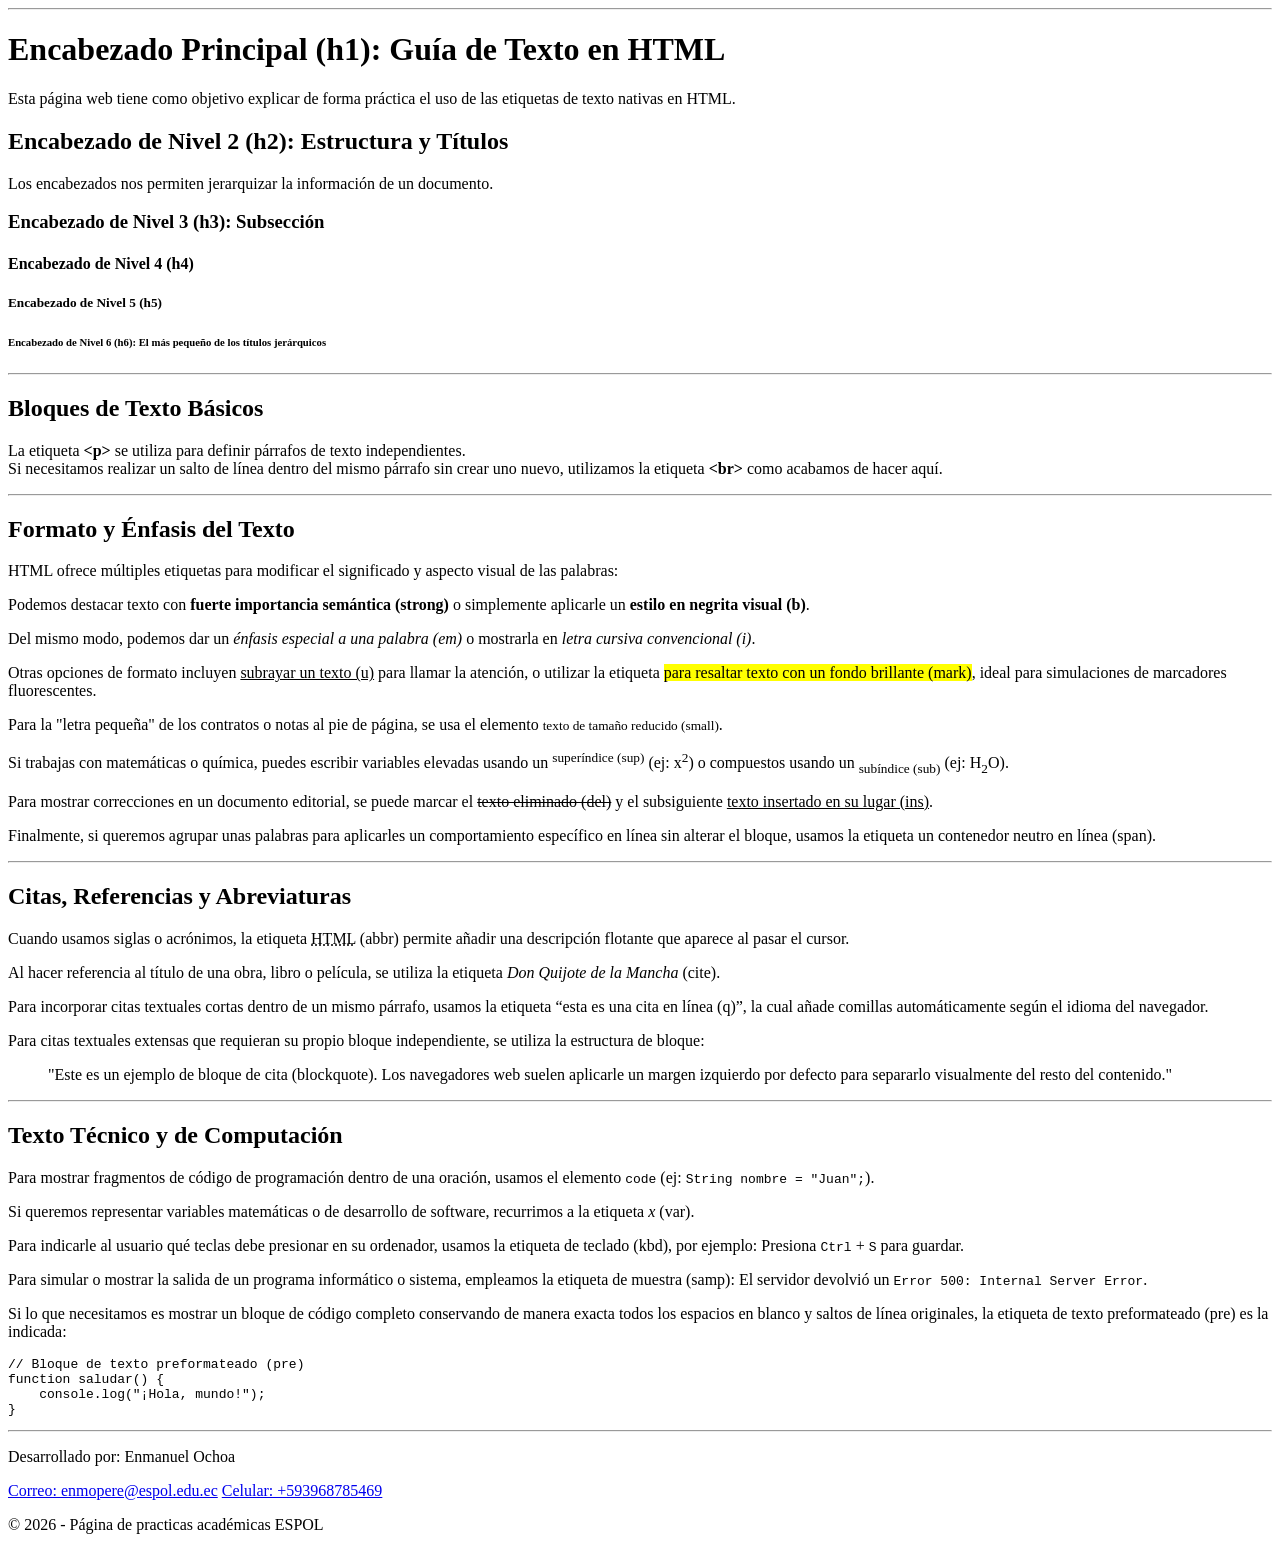
<file: pages/PracticaTexto.html>
<!DOCTYPE html>
<html lang="es">
<head>
<!-- MetaData-->
<!-- Página principal de las practicas-->
<!-- ================ metadatos================== -->
	<meta charset="utf-8"><!-- La escritura de caracteres especiales áéíóú ñ-->
	<meta name="description" content="practicas-- html,css,controles"><!-- -->
	<meta name="keywords" content="HTM, CSS, JavaScript, Imagen"><!-- -->
	<meta name="author" content="Enmanuel"><!-- -->
	<!-- <meta http-equiv="refresh" content="10"><!-- -->
	<meta name="viewport" content="width=device-width, initial-scale=1.0">
<!-- ================ Título e Iconos================== -->
	<!--Todas las paginas que desarrollemos en practica deberan tener titlo e iconos.-->
	<title>Practica Texto Enmanuel Ochoa</title>
	<link rel="icon" href="../img/icon/T.ico" type="image/x-icon">
</head>
<hr>
<body>

    <h1>Encabezado Principal (h1): Guía de Texto en HTML</h1>
    <p>Esta página web tiene como objetivo explicar de forma práctica el uso de las etiquetas de texto nativas en HTML.</p>
    
    <h2>Encabezado de Nivel 2 (h2): Estructura y Títulos</h2>
    <p>Los encabezados nos permiten jerarquizar la información de un documento.</p>
    
    <h3>Encabezado de Nivel 3 (h3): Subsección</h3>
    <h4>Encabezado de Nivel 4 (h4)</h4>
    <h5>Encabezado de Nivel 5 (h5)</h5>
    <h6>Encabezado de Nivel 6 (h6): El más pequeño de los títulos jerárquicos</h6>

    <hr>

    <h2>Bloques de Texto Básicos</h2>
    <p>La etiqueta <strong>&lt;p&gt;</strong> se utiliza para definir párrafos de texto independientes.<br>
    Si necesitamos realizar un salto de línea dentro del mismo párrafo sin crear uno nuevo, utilizamos la etiqueta <strong>&lt;br&gt;</strong> como acabamos de hacer aquí.</p>

    <hr>

    <h2>Formato y Énfasis del Texto</h2>
    <p>HTML ofrece múltiples etiquetas para modificar el significado y aspecto visual de las palabras:</p>
    
    <p>Podemos destacar texto con <strong>fuerte importancia semántica (strong)</strong> o simplemente aplicarle un <b>estilo en negrita visual (b)</b>.</p>
    
    <p>Del mismo modo, podemos dar un <em>énfasis especial a una palabra (em)</em> o mostrarla en <i>letra cursiva convencional (i)</i>.</p>
    
    <p>Otras opciones de formato incluyen <u>subrayar un texto (u)</u> para llamar la atención, o utilizar la etiqueta <mark>para resaltar texto con un fondo brillante (mark)</mark>, ideal para simulaciones de marcadores fluorescentes.</p>
    
    <p>Para la "letra pequeña" de los contratos o notas al pie de página, se usa el elemento <small>texto de tamaño reducido (small)</small>.</p>

    <p>Si trabajas con matemáticas o química, puedes escribir variables elevadas usando un <sup>superíndice (sup)</sup> (ej: x<sup>2</sup>) o compuestos usando un <sub>subíndice (sub)</sub> (ej: H<sub>2</sub>O).</p>

    <p>Para mostrar correcciones en un documento editorial, se puede marcar el <del>texto eliminado (del)</del> y el subsiguiente <ins>texto insertado en su lugar (ins)</ins>.</p>

    <p>Finalmente, si queremos agrupar unas palabras para aplicarles un comportamiento específico en línea sin alterar el bloque, usamos la etiqueta <span>un contenedor neutro en línea (span)</span>.</p>

    <hr>

    <h2>Citas, Referencias y Abreviaturas</h2>
    <p>Cuando usamos siglas o acrónimos, la etiqueta <abbr title="HyperText Markup Language">HTML</abbr> (abbr) permite añadir una descripción flotante que aparece al pasar el cursor.</p>
    
    <p>Al hacer referencia al título de una obra, libro o película, se utiliza la etiqueta <cite>Don Quijote de la Mancha</cite> (cite).</p>
    
    <p>Para incorporar citas textuales cortas dentro de un mismo párrafo, usamos la etiqueta <q>esta es una cita en línea (q)</q>, la cual añade comillas automáticamente según el idioma del navegador.</p>
    
    <p>Para citas textuales extensas que requieran su propio bloque independiente, se utiliza la estructura de bloque:</p>
    
    <blockquote>
        "Este es un ejemplo de bloque de cita (blockquote). Los navegadores web suelen aplicarle un margen izquierdo por defecto para separarlo visualmente del resto del contenido."
    </blockquote>

    <hr>

    <h2>Texto Técnico y de Computación</h2>
    <p>Para mostrar fragmentos de código de programación dentro de una oración, usamos el elemento <code>code</code> (ej: <code>String nombre = "Juan";</code>).</p>
    
    <p>Si queremos representar variables matemáticas o de desarrollo de software, recurrimos a la etiqueta <var>x</var> (var).</p>
    
    <p>Para indicarle al usuario qué teclas debe presionar en su ordenador, usamos la etiqueta de teclado (kbd), por ejemplo: Presiona <kbd>Ctrl</kbd> + <kbd>S</kbd> para guardar.</p>
    
    <p>Para simular o mostrar la salida de un programa informático o sistema, empleamos la etiqueta de muestra (samp): El servidor devolvió un <samp>Error 500: Internal Server Error</samp>.</p>
    
    <p>Si lo que necesitamos es mostrar un bloque de código completo conservando de manera exacta todos los espacios en blanco y saltos de línea originales, la etiqueta de texto preformateado (pre) es la indicada:</p>

<pre>
// Bloque de texto preformateado (pre)
function saludar() {
    console.log("¡Hola, mundo!");
}
</pre>

<!-- ================ Pie de página ================== -->
<footer>
<hr>
<p>Desarrollado por: Enmanuel Ochoa</p>
<p>
<a href="mailto:enmopere@espol.edu.ec">Correo: enmopere@espol.edu.ec</a>
<a href="tel:+593968785469">Celular: +593968785469</a>
</p>
<p> © 2026 - Página de practicas académicas ESPOL</p>
</footer>

</body>
</html>
</file>
<file: css/styleCss.css>
/* =========================================================
   RESETEO BÁSICO Y VARIABLES
   ========================================================= */
:root {
    --color-primario: #2c3e50;
    --color-secundario: #3498db;
    --color-fondo: #f8f9fa;
    --color-texto: #333333;
    --color-codigo: #272822;
    --color-codigo-texto: #f8f8f2;
}

* {
    box-sizing: border-box;
    margin: 0;
    padding: 0;
}

body {
    font-family: 'Segoe UI', Tahoma, Geneva, Verdana, sans-serif;
    background-color: var(--color-fondo);
    color: var(--color-texto);
    line-height: 1.6;
}

/* =========================================================
   ESTRUCTURA PRINCIPAL (LAYOUT)
   ========================================================= */
header {
    background-color: var(--color-primario);
    color: white;
    text-align: center;
    padding: 3rem 1rem;
    box-shadow: 0 4px 6px rgba(0,0,0,0.1);
}

header h1 {
    font-size: 2.5rem;
    margin-bottom: 0.5rem;
}

main {
    max-width: 900px;
    margin: 2rem auto;
    padding: 0 1rem;
}

section {
    background-color: white;
    padding: 2rem;
    margin-bottom: 2rem;
    border-radius: 8px;
    box-shadow: 0 2px 10px rgba(0,0,0,0.05);
}

footer {
    text-align: center;
    padding: 2rem;
    color: #666;
    font-size: 0.9rem;
    border-top: 1px solid #ddd;
    margin-top: 2rem;
}

/* =========================================================
   TIPOGRAFÍA Y ELEMENTOS
   ========================================================= */
h2 {
    color: var(--color-primario);
    border-bottom: 2px solid var(--color-secundario);
    padding-bottom: 0.5rem;
    margin-bottom: 1.5rem;
}

h3 {
    color: var(--color-secundario);
    margin-top: 1.5rem;
    margin-bottom: 0.5rem;
}

p, ul {
    margin-bottom: 1rem;
}

ul {
    padding-left: 2rem;
}

strong {
    color: var(--color-primario);
}

/* =========================================================
   ESTILOS DE CÓDIGO
   ========================================================= */
pre {
    background-color: var(--color-codigo);
    color: var(--color-codigo-texto);
    padding: 1rem;
    border-radius: 5px;
    overflow-x: auto;
    margin: 1rem 0;
    font-size: 0.95rem;
    border-left: 4px solid var(--color-secundario);
}

code {
    font-family: 'Courier New', Courier, monospace;
}

/* Para código en línea (inline) dentro de los párrafos */
p code, li code {
    background-color: #e9ecef;
    color: #c0392b;
    padding: 0.2rem 0.4rem;
    border-radius: 3px;
    font-weight: bold;
}

/* =========================================================
   DISEÑO EN CUADRÍCULA PARA LOS SELECTORES
   ========================================================= */
.selector-grid {
    display: grid;
    grid-template-columns: repeat(auto-fit, minmax(300px, 1fr));
    gap: 1.5rem;
    margin-top: 1.5rem;
}

.selector-card {
    background-color: var(--color-fondo);
    border: 1px solid #e1e4e8;
    padding: 1.5rem;
    border-radius: 6px;
    transition: transform 0.2s ease;
}

.selector-card:hover {
    transform: translateY(-5px);
    box-shadow: 0 4px 15px rgba(0,0,0,0.1);
}

.selector-card h4 {
    color: var(--color-primario);
    margin-bottom: 0.5rem;
    font-size: 1.1rem;
}

.selector-card p {
    font-size: 0.9rem;
    color: #555;
    margin-bottom: 1rem;
}

.selector-card pre {
    margin: 0;
    font-size: 0.85rem;
}
</file>
<file: css/styles.css>
/*Selectores*/

.Campos{background: green;}
fieldset{
	background: yellow;
	color: red;
}
</file>
<file: css/styleJs.css>
/* =========================
   ESTILO GENERAL
========================= */
* {
    margin: 0;
    padding: 0;
    box-sizing: border-box;
}

body {
    font-family: 'Poppins', 'Segoe UI', sans-serif;
    background: linear-gradient(135deg, #0f1117, #1a1f2e, #231815);
    min-height: 100vh;
    padding: 40px 20px;
    color: #f5f5f5;
}

/* =========================
   CONTENEDOR PRINCIPAL
========================= */
.contenedor {
    max-width: 850px;
    margin: auto;
    padding: 35px;

    background: rgba(255, 255, 255, 0.06);
    backdrop-filter: blur(12px);

    border: 1px solid rgba(255, 255, 255, 0.08);
    border-radius: 20px;

    box-shadow:
        0 10px 30px rgba(0, 0, 0, 0.4),
        0 0 30px rgba(255, 166, 77, 0.08);

    animation: fadeUp 0.6s ease;
}

/* Animación 1 */
@keyframes fadeUp {
    from {
        opacity: 0;
        transform: translateY(18px);
    }
    to {
        opacity: 1;
        transform: translateY(0);
    }
}

/* =========================
   TÍTULOS
========================= */
h1 {
    text-align: center;
    color: #ffb74d;
    margin-bottom: 30px;
    font-size: 2rem;
    font-weight: 700;
    letter-spacing: 1px;
}

h2 {
    color: #ffd180;
    margin-top: 30px;
    margin-bottom: 15px;
    padding-bottom: 8px;
    border-bottom: 2px solid rgba(255, 183, 77, 0.5);
    display: inline-block;
}

/* =========================
   LABELS
========================= */
label {
    display: block;
    margin-bottom: 8px;
    font-weight: 500;
    color: #e0e0e0;
}

/* =========================
   INPUTS Y SELECT
========================= */
input[type="text"],
input[type="number"],
select {
    width: 100%;
    padding: 13px 15px;
    margin-bottom: 18px;

    background: rgba(255, 255, 255, 0.05);
    color: white;

    border: 1px solid rgba(255, 255, 255, 0.12);
    border-radius: 12px;

    transition: 0.3s ease;
}

input[type="text"]:focus,
input[type="number"]:focus,
select:focus {
    outline: none;

    border-color: #ffb74d;

    box-shadow:
        0 0 0 3px rgba(255, 183, 77, 0.15),
        0 0 15px rgba(255, 183, 77, 0.2);

    background: rgba(255, 255, 255, 0.08);
}

/* =========================
   CHECKBOX
========================= */
input[type="checkbox"] {
    transform: scale(1.15);
    margin-left: 8px;
    accent-color: #ffb74d;
}

/* =========================
   BOTONES
========================= */
button {
    padding: 12px 24px;
    border: none;
    border-radius: 12px;
    cursor: pointer;
    font-size: 15px;
    font-weight: 600;
    transition: 0.3s ease; /* Animación 2 */
}

/* Calcular */
#btnCalcular {
    background: linear-gradient(135deg, #ff9800, #ff6f00);
    color: white;
}

#btnCalcular:hover {
    transform: translateY(-3px);
    box-shadow: 0 8px 20px rgba(255, 152, 0, 0.35);
}

/* Limpiar */
#btnLimpiar {
    background: linear-gradient(135deg, #455a64, #263238);
    color: white;
}

#btnLimpiar:hover {
    transform: translateY(-3px);
    box-shadow: 0 8px 20px rgba(38, 50, 56, 0.4);
}

/* =========================
   MENSAJE
========================= */
#mensaje {
    padding: 15px;
    margin-bottom: 20px;

    background: rgba(255, 183, 77, 0.08);
    border-left: 4px solid #ffb74d;

    border-radius: 10px;

    color: #ffe0b2;
}

/* =========================
   VISTA PREVIA
========================= */
#vistaProducto {
    display: block;
    margin-top: 10px;
    padding: 14px;

    background: rgba(255, 255, 255, 0.05);

    border: 1px solid rgba(255, 183, 77, 0.2);
    border-radius: 10px;

    color: #ffcc80;
    font-weight: 600;
}

/* =========================
   RESULTADOS
========================= */
.resultados {
    margin-top: 25px;
    padding: 20px;

    background: rgba(255, 255, 255, 0.04);

    border-radius: 14px;
    border: 1px solid rgba(255, 255, 255, 0.08);
}

.resultados p {
    padding: 10px 0;
    border-bottom: 1px solid rgba(255,255,255,0.08);
}

.resultados p:last-child {
    border-bottom: none;
}

#resultadoProducto,
#resultadoCategoria,
#resultadoSubtotal,
#resultadoDescuento {
    color: #ffe0b2;
    font-weight: 600;
}

#resultadoTotal {
    color: #4caf50;
    font-size: 1.5rem;
    font-weight: bold;
}

/* =========================
   PÁRRAFOS
========================= */
p {
    line-height: 1.7;
}



/* =========================
   RESPONSIVE
========================= */
@media (max-width: 768px) {
    .contenedor {
        padding: 25px;
    }

    h1 {
        font-size: 1.6rem;
    }

    button {
        width: 100%;
        margin-bottom: 10px;
    }
}
</file>
